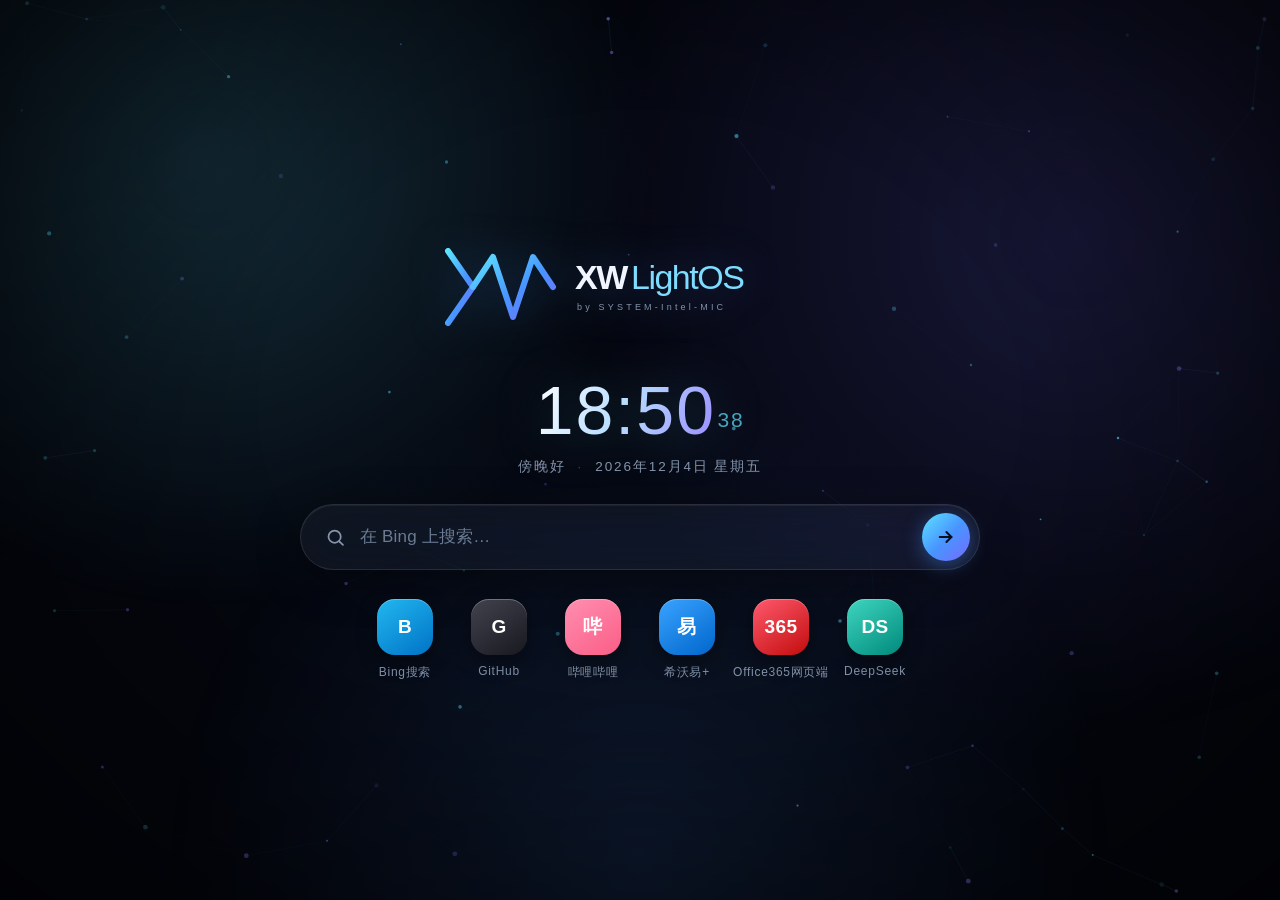
<file: config/includes.chroot/usr/share/xwlightos/homepage.html>
<!DOCTYPE html>
<html lang="zh-CN">
<head>
<meta charset="UTF-8">
<meta name="viewport" content="width=device-width, initial-scale=1.0">
<title>XWLightOS主页</title>
<link rel="icon" href="data:image/svg+xml,%3Csvg xmlns='http://www.w3.org/2000/svg' viewBox='0 0 100 100'%3E%3Cdefs%3E%3ClinearGradient id='g' x1='0' y1='0' x2='1' y2='1'%3E%3Cstop offset='0' stop-color='%235DE3FF'/%3E%3Cstop offset='1' stop-color='%23766BFF'/%3E%3C/linearGradient%3E%3C/defs%3E%3Crect width='100' height='100' rx='24' fill='%23070c18'/%3E%3Cpath d='M22 28 L38 50 L22 72' stroke='url(%23g)' stroke-width='7' fill='none' stroke-linecap='round' stroke-linejoin='round'/%3E%3Cpath d='M42 50 L54 32 L66 68 L78 32 L90 50' stroke='url(%23g)' stroke-width='7' fill='none' stroke-linecap='round' stroke-linejoin='round'/%3E%3C/svg%3E">
<style>
/* ============ 基础 ============ */
*{margin:0;padding:0;box-sizing:border-box;}
:root{
  --c1:#5DE3FF;
  --c2:#4895FF;
  --c3:#766BFF;
  --text:#EAF1FF;
  --muted:#8494AB;
  --glass:rgba(255,255,255,.045);
  --stroke:rgba(255,255,255,.10);
  --lx:0px;
  --ly:0px;
}
html,body{height:100%;}
body{
  font-family:Inter,-apple-system,BlinkMacSystemFont,"Segoe UI","PingFang SC","Hiragino Sans GB","Microsoft YaHei",sans-serif;
  background:#05070f;
  color:var(--text);
  overflow-x:hidden;
  -webkit-font-smoothing:antialiased;
  text-rendering:optimizeLegibility;
}
::selection{background:rgba(93,227,255,.28);color:#fff;}

/* ============ 背景层 ============ */
#bg{
  position:fixed;inset:0;z-index:0;display:block;
}
.aurora{
  position:fixed;inset:0;z-index:0;pointer-events:none;
  background:
    radial-gradient(640px 640px at 16% 18%, rgba(93,227,255,.17), transparent 70%),
    radial-gradient(720px 720px at 84% 26%, rgba(118,107,255,.17), transparent 70%),
    radial-gradient(680px 680px at 50% 96%, rgba(72,149,255,.13), transparent 70%);
  animation:auroraShift 20s ease-in-out infinite alternate;
  will-change:transform,opacity;
}
@keyframes auroraShift{
  0%  {transform:translate3d(0,0,0) scale(1);      opacity:.85;}
  50% {transform:translate3d(-2.5%,1.5%,0) scale(1.10); opacity:1;}
  100%{transform:translate3d(2.5%,-1.5%,0) scale(1.03); opacity:.8;}
}
.vignette{
  position:fixed;inset:0;z-index:1;pointer-events:none;
  background:radial-gradient(ellipse at 50% 45%, transparent 42%, rgba(0,0,0,.62) 100%);
}
.cursor-glow{
  position:fixed;top:0;left:0;z-index:1;pointer-events:none;
  width:560px;height:560px;margin-left:-280px;margin-top:-280px;
  border-radius:50%;
  background:radial-gradient(circle, rgba(93,227,255,.11) 0%, rgba(118,107,255,.07) 38%, transparent 68%);
  mix-blend-mode:screen;
  transform:translate3d(-999px,-999px,0);
  will-change:transform;
  transition:opacity .6s;
}

/* ============ 主舞台 ============ */
.stage{
  position:relative;z-index:2;
  min-height:100dvh;
  display:flex;flex-direction:column;
  align-items:center;justify-content:center;
  gap:clamp(20px,3.2vh,42px);
  padding:56px 24px 48px;
}

/* ---- Logo ---- */
.logo-parallax{
  transform:translate3d(var(--lx),var(--ly),0);
  transition:transform .45s cubic-bezier(.22,1,.36,1);
  will-change:transform;
  animation:fadeUp .9s cubic-bezier(.22,1,.36,1) both;
}
.logo{
  display:block;
  width:min(420px,78vw);
  height:auto;
  overflow:visible;
  filter:drop-shadow(0 0 22px rgba(72,149,255,.32));
  animation:floatY 7s ease-in-out infinite;
}
@keyframes floatY{
  0%,100%{transform:translateY(0);}
  50%    {transform:translateY(-9px);}
}
.logo-text{opacity:0;animation:fadeIn 1.1s ease .85s forwards;}
@keyframes fadeIn{to{opacity:1;}}

/* ---- 时钟 ---- */
.clock{
  text-align:center;
  animation:fadeUp .9s cubic-bezier(.22,1,.36,1) .16s both;
}
.time{
  display:flex;align-items:baseline;justify-content:center;gap:.1em;
  line-height:1;
}
.hm{
  font-size:clamp(42px,7vw,68px);
  font-weight:200;
  letter-spacing:.03em;
  font-variant-numeric:tabular-nums;
  background:linear-gradient(115deg,#FFFFFF 0%,#B7DDFF 48%,#9A8CFF 100%);
  -webkit-background-clip:text;background-clip:text;
  color:transparent;
  filter:drop-shadow(0 2px 26px rgba(93,227,255,.28));
}
.colon{
  animation:blink 2s steps(1,end) infinite;
}
@keyframes blink{0%,49%{opacity:1;}50%,100%{opacity:.25;}}
.sec{
  font-size:clamp(15px,2vw,21px);
  font-weight:300;
  color:var(--c1);
  opacity:.72;
  font-variant-numeric:tabular-nums;
  letter-spacing:.08em;
  transform:translateY(-.35em);
  display:inline-block;
}
.date{
  margin-top:14px;
  font-size:13.5px;
  letter-spacing:.14em;
  color:var(--muted);
  display:flex;align-items:center;justify-content:center;gap:12px;
  flex-wrap:wrap;
}
.date .dot{opacity:.4;}

/* ---- 搜索框 ---- */
.search{
  position:relative;
  width:min(680px,92vw);
  height:66px;
  display:flex;align-items:center;gap:14px;
  padding:0 9px 0 24px;
  border-radius:999px;
  background:rgba(255,255,255,.045);
  border:1px solid var(--stroke);
  backdrop-filter:blur(22px) saturate(150%);
  -webkit-backdrop-filter:blur(22px) saturate(150%);
  box-shadow:0 10px 44px rgba(0,0,0,.38), inset 0 1px 0 rgba(255,255,255,.06);
  transition:background .35s, border-color .35s, box-shadow .45s, transform .35s;
  animation:fadeUp .9s cubic-bezier(.22,1,.36,1) .3s both;
}
.search::after{
  content:'';
  position:absolute;left:50%;bottom:-3px;
  width:0;height:2px;border-radius:2px;
  background:linear-gradient(90deg,transparent,var(--c1),var(--c3),transparent);
  transform:translateX(-50%);
  opacity:0;
  transition:width .55s cubic-bezier(.22,1,.36,1), opacity .4s;
}
.search:focus-within{
  background:rgba(255,255,255,.075);
  border-color:rgba(93,227,255,.5);
  transform:translateY(-2px);
  box-shadow:
    0 0 0 3px rgba(93,227,255,.11),
    0 0 54px rgba(72,149,255,.30),
    0 12px 44px rgba(0,0,0,.45),
    inset 0 1px 0 rgba(255,255,255,.09);
}
.search:focus-within::after{width:72%;opacity:1;}
.s-icon{
  width:21px;height:21px;flex:none;
  stroke:var(--muted);fill:none;stroke-width:2;
  stroke-linecap:round;stroke-linejoin:round;
  transition:stroke .35s, transform .35s;
}
.search:focus-within .s-icon{stroke:var(--c1);transform:scale(1.08);}
.search input{
  flex:1;height:100%;min-width:0;
  background:none;border:0;outline:0;
  color:var(--text);
  font-size:17px;font-family:inherit;letter-spacing:.01em;
}
.search input::placeholder{color:#6b7b93;transition:color .3s;}
.search:focus-within input::placeholder{color:#8494AB;}
.search button{
  flex:none;width:48px;height:48px;border:0;border-radius:50%;
  display:grid;place-items:center;cursor:pointer;
  background:linear-gradient(135deg,var(--c1),var(--c2) 52%,var(--c3));
  color:#04101f;
  box-shadow:0 4px 20px rgba(72,149,255,.42);
  transition:transform .3s cubic-bezier(.22,1,.36,1), box-shadow .35s, filter .3s;
}
.search button svg{stroke:#04101f;fill:none;stroke-width:2.4;stroke-linecap:round;stroke-linejoin:round;}
.search button:hover{
  transform:scale(1.07) rotate(9deg);
  box-shadow:0 6px 30px rgba(93,227,255,.6);
  filter:brightness(1.08);
}
.search button:active{transform:scale(.94);}

@keyframes shake{
  10%,90%{transform:translateX(-3px);}
  20%,80%{transform:translateX(5px);}
  30%,50%,70%{transform:translateX(-8px);}
  40%,60%{transform:translateX(8px);}
}
.search.shake{animation:shake .48s cubic-bezier(.36,.07,.19,.97);}

/* ---- 快捷链接 ---- */
.links{
  display:flex;flex-wrap:wrap;gap:16px;justify-content:center;
  max-width:min(680px,92vw);
}
.link{
  width:78px;
  display:flex;flex-direction:column;align-items:center;gap:9px;
  text-decoration:none;color:var(--muted);
  -webkit-tap-highlight-color:transparent;
  animation:fadeUp .8s cubic-bezier(.22,1,.36,1) both;
  animation-delay:var(--d,.5s);
}
.tile{
  position:relative;overflow:hidden;
  width:56px;height:56px;border-radius:18px;
  display:grid;place-items:center;
  font-size:19px;font-weight:600;color:#fff;letter-spacing:.02em;
  background:linear-gradient(145deg,var(--g1),var(--g2));
  box-shadow:0 6px 20px rgba(0,0,0,.4), inset 0 1px 0 rgba(255,255,255,.28);
  transition:transform .35s cubic-bezier(.22,1,.36,1), box-shadow .35s;
}
.tile::after{
  content:'';
  position:absolute;top:-60%;left:-120%;
  width:60%;height:220%;
  background:linear-gradient(100deg,transparent,rgba(255,255,255,.55),transparent);
  transform:rotate(18deg);
  transition:left .6s cubic-bezier(.22,1,.36,1);
}
.link:hover .tile{
  transform:translateY(-7px) scale(1.06);
  box-shadow:0 14px 34px rgba(0,0,0,.55), 0 0 26px var(--glow,rgba(93,227,255,.5)), inset 0 1px 0 rgba(255,255,255,.32);
}
.link:hover .tile::after{left:130%;}
.link:hover .label{color:var(--text);}
.label{
  font-size:12px;letter-spacing:.06em;
  transition:color .3s;
  white-space:nowrap;
}

/* ---- 入场动画 ---- */
@keyframes fadeUp{
  from{opacity:0;transform:translateY(22px);}
  to  {opacity:1;transform:translateY(0);}
}

/* ---- 响应式 ---- */
@media (max-height:780px){
  .stage{gap:22px;padding:34px 20px 28px;}
  .logo{width:min(340px,70vw);}
  .search{height:60px;}
  .search button{width:44px;height:44px;}
  .date{margin-top:10px;}
}
@media (max-width:520px){
  .stage{gap:24px;padding:44px 18px 34px;}
  .logo{width:82vw;}
  .search{padding-left:18px;height:58px;}
  .search input{font-size:15.5px;}
  .link{width:66px;}
  .tile{width:50px;height:50px;border-radius:16px;font-size:17px;}
  .date{font-size:12px;letter-spacing:.08em;}
}
@media (prefers-reduced-motion:reduce){
  *,*::before,*::after{animation-duration:.001s!important;animation-iteration-count:1!important;transition-duration:.001s!important;}
}
</style>
</head>
<body>

<canvas id="bg" aria-hidden="true"></canvas>
<div class="aurora" aria-hidden="true"></div>
<div class="vignette" aria-hidden="true"></div>
<div class="cursor-glow" id="cursorGlow" aria-hidden="true"></div>

<main class="stage">

  <!-- ===== Logo ===== -->
  <div class="logo-parallax">
    <svg class="logo" xmlns="http://www.w3.org/2000/svg" viewBox="0 0 420 120" role="img" aria-label="XW LightOS">
      <defs>
        <linearGradient id="light" x1="0" y1="0" x2="1" y2="1">
          <stop offset="0%"   stop-color="#5DE3FF"/>
          <stop offset="55%"  stop-color="#4895FF"/>
          <stop offset="100%" stop-color="#766BFF"/>
        </linearGradient>
      </defs>

      <!-- XW 几何符号 -->
      <g class="logo-mark" fill="none" stroke="url(#light)"
         stroke-width="6" stroke-linecap="round" stroke-linejoin="round">
        <path d="M 18 24 L 43 60 L 18 96"/>
        <path d="M 43 60 L 63 30 L 83 90 L 103 30 L 123 60"/>
      </g>

      <!-- 系统名称 -->
      <g class="logo-text" font-family="Inter, Arial, sans-serif">
        <text x="145" y="62" font-size="34" font-weight="650" fill="#F0F5FF" letter-spacing="-1.5">XW</text>
        <text x="201" y="62" font-size="34" font-weight="350" fill="#7DDCFF" letter-spacing="-1.5">LightOS</text>
        <text x="147" y="83" font-size="9" fill="#8494AB" letter-spacing="3.2">by SYSTEM-Intel-MIC</text>
      </g>
    </svg>
  </div>

  <!-- ===== 时钟 ===== -->
  <section class="clock" aria-label="时间">
    <div class="time">
      <span class="hm"><span id="hh">--</span><span class="colon">:</span><span id="mm">--</span></span>
      <span class="sec" id="ss">--</span>
    </div>
    <div class="date">
      <span id="greet">你好</span>
      <span class="dot">·</span>
      <span id="dateStr">--</span>
    </div>
  </section>

  <!-- ===== 搜索 ===== -->
  <form class="search" id="searchForm" role="search" autocomplete="off">
    <svg class="s-icon" viewBox="0 0 24 24" aria-hidden="true">
      <circle cx="11" cy="11" r="7"/>
      <path d="M20.5 20.5L16.6 16.6"/>
    </svg>
    <input id="q" type="text" name="q" placeholder="在 Bing 上搜索…" aria-label="搜索" spellcheck="false">
    <button type="submit" aria-label="搜索">
      <svg viewBox="0 0 24 24" width="20" height="20" aria-hidden="true">
        <path d="M4.5 12h14"/>
        <path d="M12.5 6l6 6-6 6"/>
      </svg>
    </button>
  </form>

  <!-- ===== 快捷链接 ===== -->
  <nav class="links" aria-label="快捷链接">
    <a class="link" href="https://www.bing.com" style="--d:.46s">
      <span class="tile" style="--g1:#22B8F0;--g2:#0072C6;--glow:rgba(0,164,239,.55)">B</span>
      <span class="label">Bing搜索</span>
    </a>
    <a class="link" href="https://github.com" style="--d:.52s">
      <span class="tile" style="--g1:#43434f;--g2:#181820;--glow:rgba(180,190,220,.45)">G</span>
      <span class="label">GitHub</span>
    </a>
    <a class="link" href="https://space.bilibili.com/1978487514" style="--d:.58s">
      <span class="tile" style="--g1:#FF8FB1;--g2:#FB5D86;--glow:rgba(251,114,153,.55)">哔</span>
      <span class="label">哔哩哔哩</span>
    </a>
    <a class="link" href="https://e.seewo.com" style="--d:.64s">
      <span class="tile" style="--g1:#3AA3FF;--g2:#0066CC;--glow:rgba(0,132,255,.55)">易</span>
      <span class="label">希沃易+</span>
    </a>
    <a class="link" href="https://www.microsoft.com/zh-cn/microsoft-365/free-office-online-for-the-web" style="--d:.70s">
      <span class="tile" style="--g1:#FF5A6E;--g2:#C20C0C;--glow:rgba(226,40,60,.55)">365</span>
      <span class="label">Office365网页端</span>
    </a>
    <a class="link" href="https://www.deepseek.com" style="--d:.76s">
      <span class="tile" style="--g1:#3FD6C0;--g2:#00897B;--glow:rgba(0,184,169,.55)">DS</span>
      <span class="label">DeepSeek</span>
    </a>
  </nav>

</main>

<script>
(function () {
  'use strict';

  /* ============================================================
     1. 星空粒子背景
  ============================================================ */
  const canvas = document.getElementById('bg');
  const ctx = canvas.getContext('2d');
  let W = 0, H = 0, DPR = 1;
  const particles = [];
  const mouse = { x: -9999, y: -9999 };
  const MAX_LINK = 132;
  const MAX_LINK_SQ = MAX_LINK * MAX_LINK;
  let rafBg = null;

  function resizeCanvas() {
    DPR = Math.min(window.devicePixelRatio || 1, 2);
    W = window.innerWidth;
    H = window.innerHeight;
    canvas.width = Math.floor(W * DPR);
    canvas.height = Math.floor(H * DPR);
    canvas.style.width = W + 'px';
    canvas.style.height = H + 'px';
    ctx.setTransform(DPR, 0, 0, DPR, 0, 0);
    buildParticles();
  }

  function buildParticles() {
    particles.length = 0;
    const count = Math.min(110, Math.max(38, Math.round((W * H) / 16000)));
    for (let i = 0; i < count; i++) {
      const vx = (Math.random() - 0.5) * 0.32;
      const vy = (Math.random() - 0.5) * 0.32;
      particles.push({
        x: Math.random() * W,
        y: Math.random() * H,
        vx, vy,
        bvx: vx, bvy: vy,
        r: Math.random() * 1.7 + 0.7,
        cyan: Math.random() < 0.62,
        a: Math.random() * 0.45 + 0.28,
        ph: Math.random() * Math.PI * 2
      });
    }
  }

  function drawParticles(t) {
    ctx.clearRect(0, 0, W, H);
    const n = particles.length;

    // 更新 + 绘制点
    for (let i = 0; i < n; i++) {
      const p = particles[i];

      // 鼠标排斥
      const mdx = p.x - mouse.x;
      const mdy = p.y - mouse.y;
      const md2 = mdx * mdx + mdy * mdy;
      if (md2 < 22000 && md2 > 0.5) {
        const md = Math.sqrt(md2);
        const f = (1 - md / 148) * 0.055;
        p.vx += (mdx / md) * f;
        p.vy += (mdy / md) * f;
      }

      // 回归基础速度
      p.vx += (p.bvx - p.vx) * 0.022;
      p.vy += (p.bvy - p.vy) * 0.022;

      p.x += p.vx;
      p.y += p.vy;

      // 环绕边界
      if (p.x < -24) p.x = W + 24;
      else if (p.x > W + 24) p.x = -24;
      if (p.y < -24) p.y = H + 24;
      else if (p.y > H + 24) p.y = -24;

      const twinkle = 0.72 + 0.28 * Math.sin(t * 0.0013 + p.ph);
      const alpha = p.a * twinkle;

      ctx.beginPath();
      ctx.arc(p.x, p.y, p.r, 0, 6.28318);
      ctx.fillStyle = p.cyan
        ? 'rgba(93,227,255,' + alpha.toFixed(3) + ')'
        : 'rgba(140,128,255,' + alpha.toFixed(3) + ')';
      ctx.fill();
    }

    // 连线
    ctx.lineWidth = 0.7;
    for (let i = 0; i < n; i++) {
      const p = particles[i];
      for (let j = i + 1; j < n; j++) {
        const q = particles[j];
        const dx = p.x - q.x;
        const dy = p.y - q.y;
        const d2 = dx * dx + dy * dy;
        if (d2 < MAX_LINK_SQ) {
          const alpha = (1 - Math.sqrt(d2) / MAX_LINK) * 0.17;
          if (alpha <= 0.004) continue;
          ctx.strokeStyle = 'rgba(96,190,255,' + alpha.toFixed(3) + ')';
          ctx.beginPath();
          ctx.moveTo(p.x, p.y);
          ctx.lineTo(q.x, q.y);
          ctx.stroke();
        }
      }
    }
  }

  function loopBg(t) {
    drawParticles(t);
    rafBg = requestAnimationFrame(loopBg);
  }

  resizeCanvas();
  rafBg = requestAnimationFrame(loopBg);

  let resizeTimer = null;
  window.addEventListener('resize', function () {
    clearTimeout(resizeTimer);
    resizeTimer = setTimeout(resizeCanvas, 140);
  });

  /* ============================================================
     2. Logo 描边绘制动画
  ============================================================ */
  const logoPaths = document.querySelectorAll('.logo-mark path');
  logoPaths.forEach(function (p, i) {
    let len = 0;
    try { len = p.getTotalLength(); } catch (e) { len = 260; }
    p.style.strokeDasharray = len;
    p.style.strokeDashoffset = len;
    p.style.transition = 'stroke-dashoffset 1.5s cubic-bezier(.65,0,.35,1) ' + (0.25 + i * 0.2) + 's';
  });
  requestAnimationFrame(function () {
    requestAnimationFrame(function () {
      logoPaths.forEach(function (p) { p.style.strokeDashoffset = 0; });
    });
  });

  /* ============================================================
     3. 时钟 / 问候语
  ============================================================ */
  const hhEl = document.getElementById('hh');
  const mmEl = document.getElementById('mm');
  const ssEl = document.getElementById('ss');
  const dateEl = document.getElementById('dateStr');
  const greetEl = document.getElementById('greet');
  const WEEK = ['日', '一', '二', '三', '四', '五', '六'];

  function greeting(h) {
    if (h < 5)  return '夜深了';
    if (h < 8)  return '清晨好';
    if (h < 11) return '早上好';
    if (h < 13) return '中午好';
    if (h < 17) return '下午好';
    if (h < 19) return '傍晚好';
    if (h < 23) return '晚上好';
    return '夜深了';
  }

  function pad(n) { return n < 10 ? '0' + n : '' + n; }

  function updateClock() {
    const d = new Date();
    hhEl.textContent = pad(d.getHours());
    mmEl.textContent = pad(d.getMinutes());
    ssEl.textContent = pad(d.getSeconds());
    dateEl.textContent = d.getFullYear() + '年' + (d.getMonth() + 1) + '月' + d.getDate() + '日 星期' + WEEK[d.getDay()];
    greetEl.textContent = greeting(d.getHours());
  }
  updateClock();
  setInterval(updateClock, 1000);

  /* ============================================================
     4. 搜索
  ============================================================ */
  const form = document.getElementById('searchForm');
  const input = document.getElementById('q');

  function shakeForm() {
    form.classList.remove('shake');
    void form.offsetWidth;
    form.classList.add('shake');
    setTimeout(function () { form.classList.remove('shake'); }, 500);
  }

  form.addEventListener('submit', function (e) {
    e.preventDefault();
    const raw = input.value.trim();
    if (!raw) { shakeForm(); input.focus(); return; }

    const isUrl =
      /^https?:\/\//i.test(raw) ||
      (/^[\w-]+(\.[\w-]+)+([\/?#][^\s]*)?$/.test(raw) && !/\s/.test(raw));

    if (isUrl) {
      window.location.href = /^https?:\/\//i.test(raw) ? raw : 'https://' + raw;
      return;
    }
    window.location.href = 'https://www.bing.com/search?q=' + encodeURIComponent(raw);
  });

  /* ---- 打字机占位符 ---- */
  const hints = [
    '在 Bing 上搜索…',
    '输入网址直接访问…',
    '按 / 快速聚焦搜索框',
    '搜索你感兴趣的内容…'
  ];
  let hi = 0, ci = 0, dir = 1, wait = 0;

  setInterval(function () {
    if (document.activeElement === input || input.value.trim()) return;
    if (wait > 0) { wait--; return; }

    const full = hints[hi];
    if (dir === 1) {
      ci++;
      input.placeholder = full.slice(0, ci);
      if (ci >= full.length) { dir = -1; wait = 58; }
    } else {
      ci--;
      input.placeholder = full.slice(0, ci);
      if (ci <= 0) { dir = 1; hi = (hi + 1) % hints.length; wait = 10; }
    }
  }, 48);

  /* ---- 快捷键 ---- */
  window.addEventListener('keydown', function (e) {
    const tag = (document.activeElement && document.activeElement.tagName) || '';
    const typing = tag === 'INPUT' || tag === 'TEXTAREA';

    if (e.key === '/' && !typing) {
      e.preventDefault();
      input.focus();
      input.select();
    }
    if (e.key === 'Escape' && document.activeElement === input) {
      input.value = '';
      input.blur();
    }
  });

  /* ============================================================
     5. 鼠标视差 + 光标光晕
  ============================================================ */
  const glow = document.getElementById('cursorGlow');
  const root = document.documentElement;
  const isFinePointer = window.matchMedia('(pointer: fine)').matches;

  let targetX = -9999, targetY = -9999;
  let curX = -9999, curY = -9999;
  let glowActive = false;

  if (isFinePointer) {
    window.addEventListener('mousemove', function (e) {
      targetX = e.clientX;
      targetY = e.clientY;
      mouse.x = e.clientX;
      mouse.y = e.clientY;

      const nx = (e.clientX / window.innerWidth - 0.5);
      const ny = (e.clientY / window.innerHeight - 0.5);
      root.style.setProperty('--lx', (nx * 16).toFixed(2) + 'px');
      root.style.setProperty('--ly', (ny * 11).toFixed(2) + 'px');

      if (!glowActive) { glowActive = true; glow.style.opacity = '1'; }
    }, { passive: true });

    window.addEventListener('mouseleave', function () {
      glowActive = false;
      glow.style.opacity = '0';
      mouse.x = -9999;
      mouse.y = -9999;
      root.style.setProperty('--lx', '0px');
      root.style.setProperty('--ly', '0px');
    });

    (function loopGlow() {
      curX += (targetX - curX) * 0.11;
      curY += (targetY - curY) * 0.11;
      glow.style.transform = 'translate3d(' + curX.toFixed(1) + 'px,' + curY.toFixed(1) + 'px,0)';
      requestAnimationFrame(loopGlow);
    })();
  } else {
    glow.style.display = 'none';
  }

  /* ============================================================
     6. 页面隐藏时暂停背景动画（省电）
  ============================================================ */
  document.addEventListener('visibilitychange', function () {
    if (document.hidden) {
      if (rafBg) { cancelAnimationFrame(rafBg); rafBg = null; }
    } else {
      if (!rafBg) rafBg = requestAnimationFrame(loopBg);
    }
  });

})();
</script>
</body>
</html>
</file>
